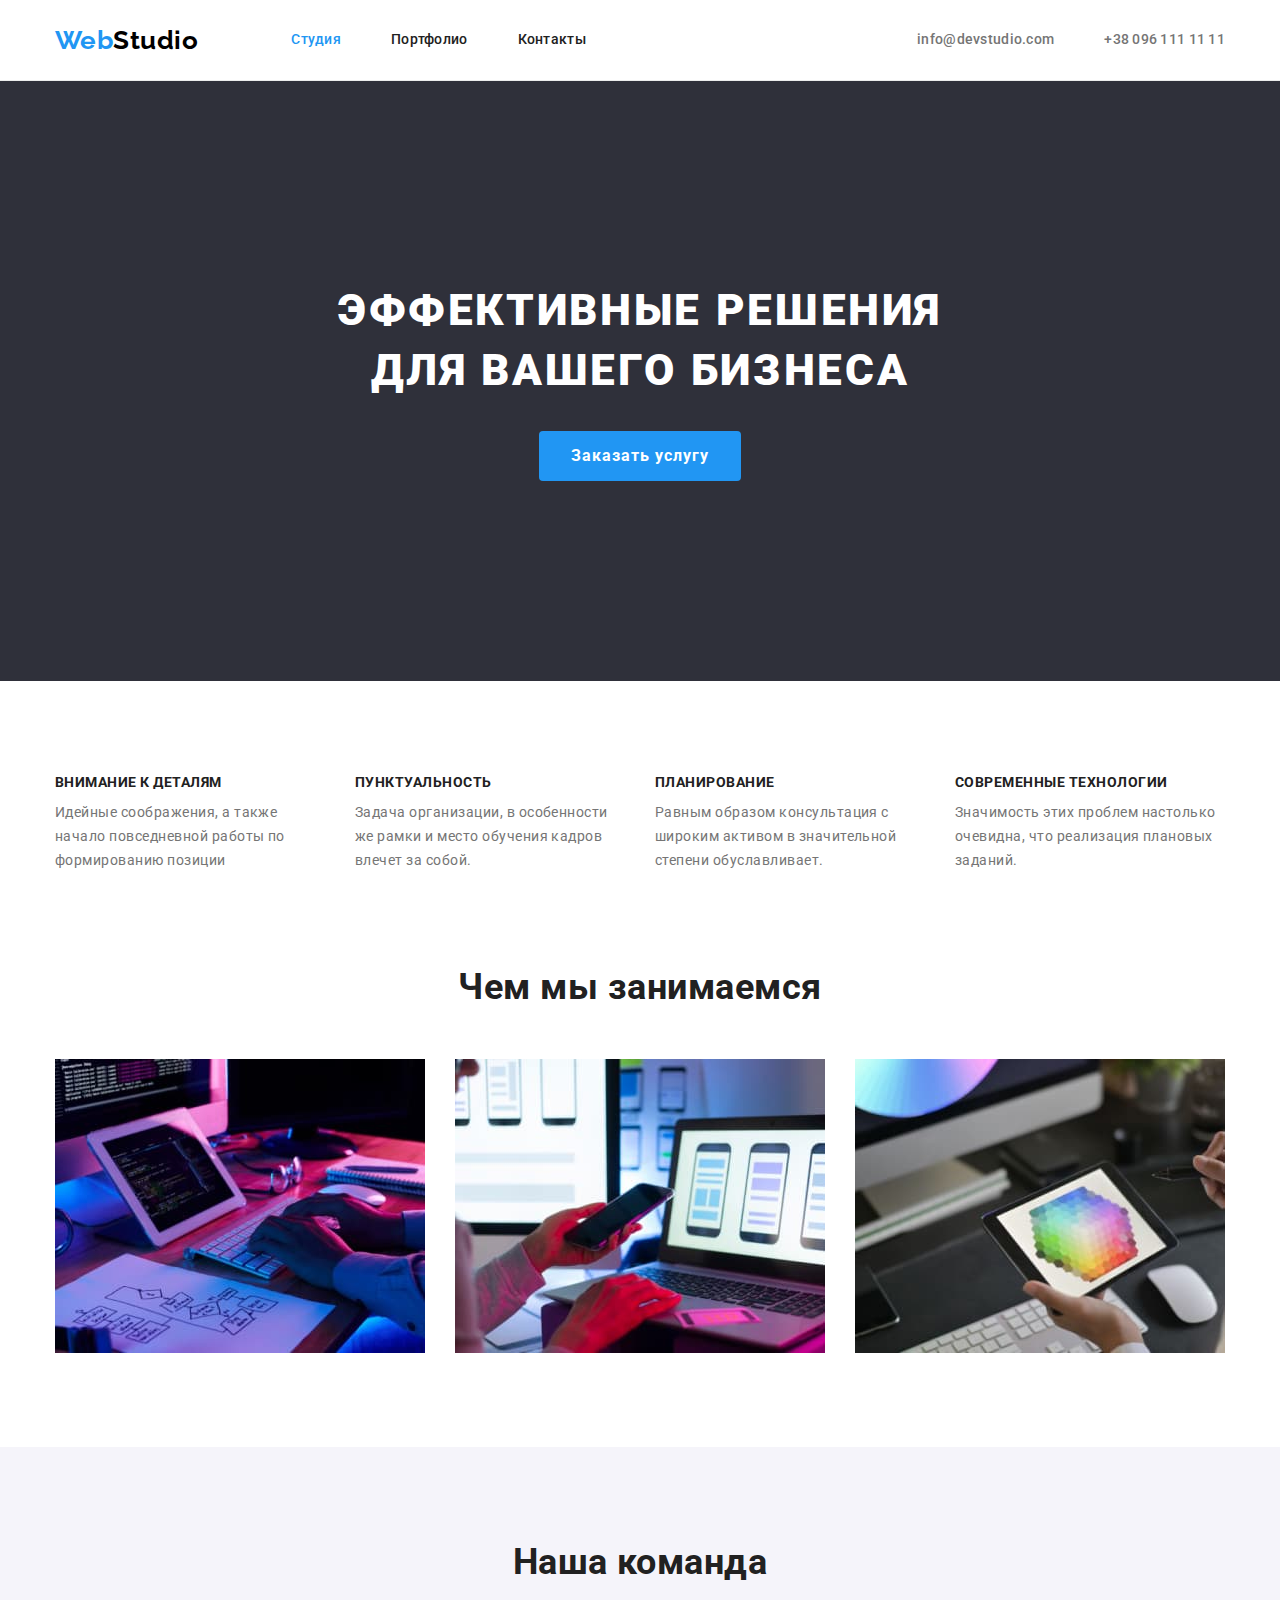
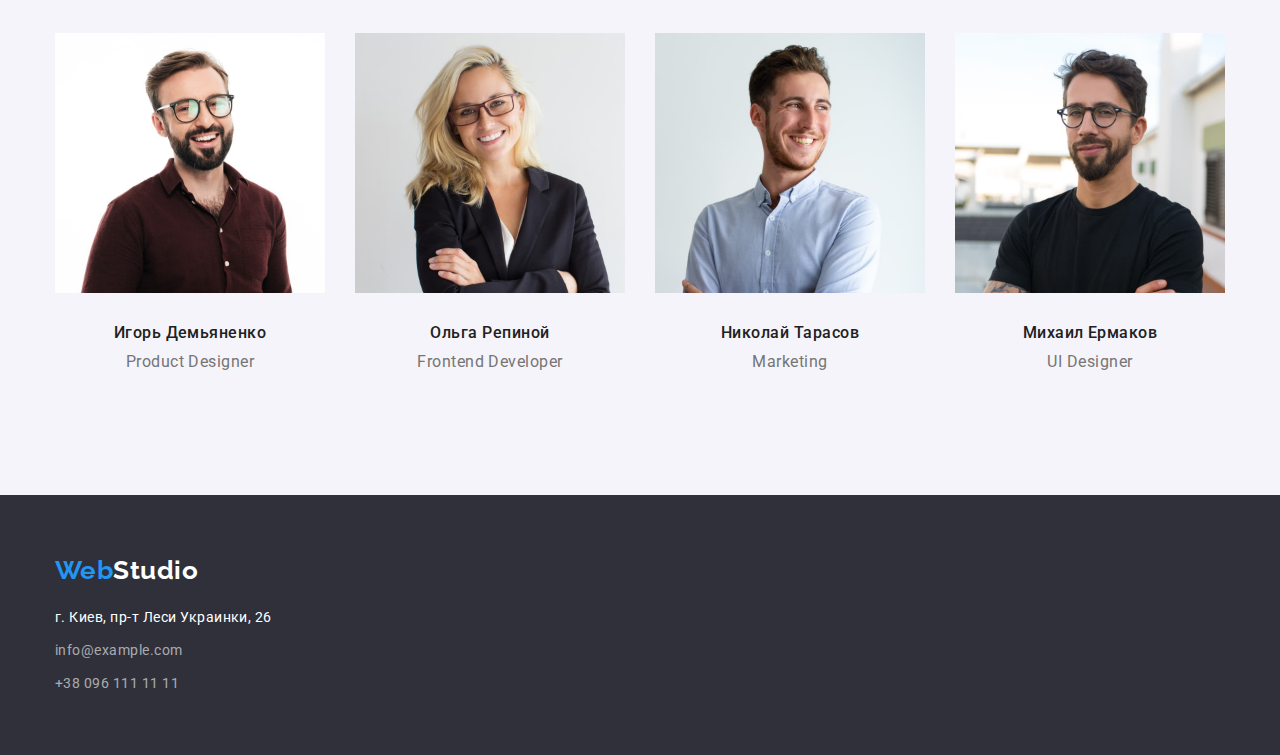
<file: index.html>
<!DOCTYPE html>
<html lang="ru">
<head>
    <meta charset="UTF-8">
    <meta http-equiv="X-UA-Compatible" content="IE=edge">
    <meta name="viewport" content="width=device-width, initial-scale=1.0">
    <link rel="preconnect" href="https://fonts.googleapis.com">
    <link rel="preconnect" href="https://fonts.gstatic.com" crossorigin>
    <link href="https://fonts.googleapis.com/css2?family=Raleway:wght@700&family=Roboto:wght@400;500;700;900&display=swap" rel="stylesheet">
    <link rel="stylesheet" href="https://cdnjs.cloudflare.com/ajax/libs/modern-normalize/1.1.0/modern-normalize.css">
    <link rel="stylesheet" href="./css/styles.css">
    <title>Студия</title>
</head>
<body>
    <header class="header-border">
        <div class="header container"> 
            <a href="./index.html" lang="en" class="header-logo"><span class="logo-designe">Web</span>Studio</a>
        <nav>
            <ul class="header-navigation">
                <li><a href="./index.html" class="header-nav-link link current">Студия</a></li>
                <li><a href="./portfolio.html" class="header-nav-link link">Портфолио</a></li>
                <li><a href="#" class="header-nav-link link">Контакты</a></li>
            </ul>
        </nav>
        <ul class="header-contacts">
            <li><a href="mailto:info@devstudio.com" class="header-contacts-link link">info@devstudio.com</a></li>
            <li><a href="tel:+380961111111" class="header-contacts-link link">+38 096 111 11 11</a></li>
        </ul>
        </div>
    </header>
    <main>
        <section class="call">
            <h1 class="call-title">Эффективные решения <br> для вашего бизнеса</h1>
            <button type="button" class="call-btn">Заказать услугу</button>
        </section>
        <section class="features section">
            <div class="container">
                <h2 class="visually-hidden">Особенности</h2>
            <ul class="features-list">
                <li class="features-item">
                    <h3 class="features-header">Внимание к деталям</h3>
                    <p class="features-description">Идейные соображения, а также начало повседневной работы по формированию позиции</p>
                </li>
                <li class="features-item">
                    <h3 class="features-header">Пунктуальность</h3>
                    <p class="features-description">Задача организации, в особенности же рамки и место обучения кадров влечет за собой.</p>
                </li>
                <li class="features-item">
                    <h3 class="features-header">Планирование</h3>
                    <p class="features-description">Равным образом консультация с широким активом в значительной степени обуславливает.</p>
                </li>
                <li class="features-item">
                    <h3 class="features-header">Современные технологии</h3>
                    <p class="features-description">Значимость этих проблем настолько очевидна, что реализация плановых заданий.</p>
                </li>
            </ul>
            </div>
        </section>
        <section class="occupation section">
            <div class="container">
                <h2 class="occupation-header">Чем мы занимаемся</h2>
            <ul class="occupation-list">
                <li><img src="./images/main/desctop.jpg" alt="создаем десктопные приложения" width="370" class="img"></li>
                <li><img src="./images/main/mobile.jpg" alt="создаем мобильные приложения" width="370" class="img"></li>
                <li><img src="./images/main/designe.jpg" alt="осуществляем дизайн приложений" width="370" class="img"></li>
            </ul>
            </div>
        </section>
        <section class="team section">
           <div class="container">
            <h2 class="team-header">Наша команда</h2>
            <ul class="team-list">
                <li>
                    <img src="./images/main/igor.jpg" alt="фото Игоря Демьяненко" width="270" class="img">
                    <div class="team-description">
                        <h3 class="team-name">Игорь Демьяненко</h3>
                        <p lang="en" class="team-position">Product Designer</p>
                    </div>
                </li>
                <li>
                    <img src="./images/main/olga.jpg" alt="фото Ольги Репина" width="270" class="img">
                    <div class="team-description">
                        <h3 class="team-name">Ольга Репиной</h3>
                        <p lang="en" class="team-position">Frontend Developer</p>
                    </div>
                </li>
                <li>
                    <img src="./images/main/nik.jpg" alt="фото Николая Тарасова" width="270" class="img">
                    <div class="team-description">
                        <h3 class="team-name">Николай Тарасов</h3>
                        <p lang="en" class="team-position">Marketing</p>
                    </div>
                </li>
                <li>
                    <img src="./images/main/mike.jpg" alt="фото Михаила Ермакова" width="270" class="img">
                    <div class="team-description">
                        <h3 class="team-name">Михаил Ермаков</h3>
                        <p lang="en" class="team-position">UI Designer</p>
                    </div>
                </li>
            </ul>
           </div>
        </section>
    </main>
    <footer class="footer">
        <div class="container">
            <a href="#" lang="en" class="footer-logo"><span class="logo-designe">Web</span>Studio</a>
            <address>
                <p class="footer-adress">г. Киев, пр-т Леси Украинки, 26</p>
                <a href="mailto:info@example.com" class="link footer-contacts">info@example.com</a>
                <a href="tel:+380961111111" class="link footer-contacts">+38 096 111 11 11</a>
            </address>
        </div>
    </footer>
    
</body>
</html>
</file>
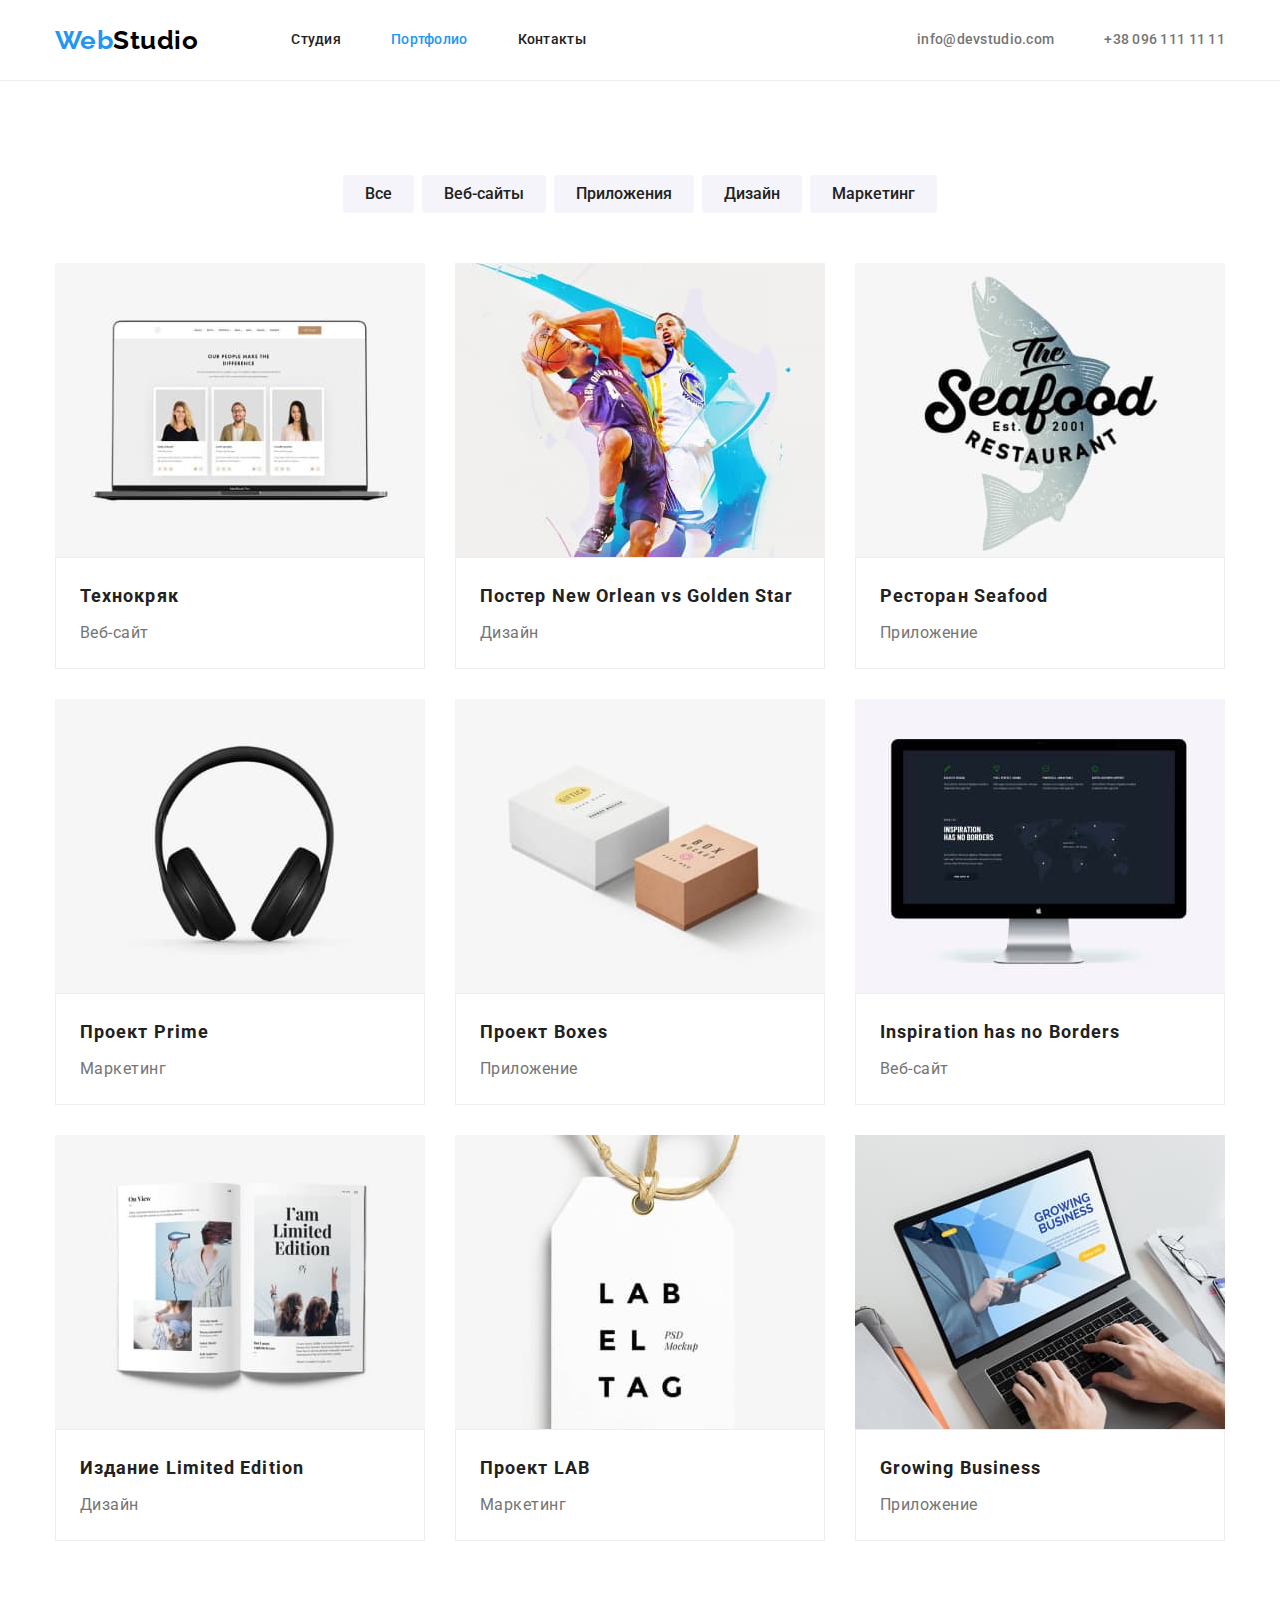
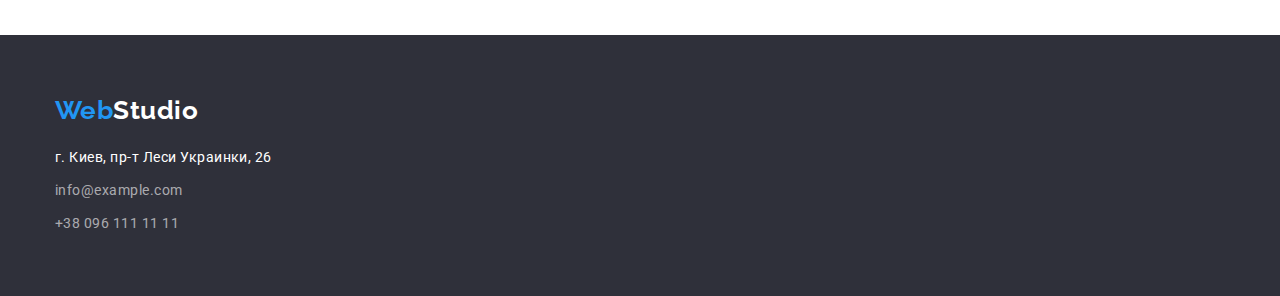
<file: portfolio.html>
<!DOCTYPE html>
<html lang="ru">
<head>
    <meta charset="UTF-8">
    <meta http-equiv="X-UA-Compatible" content="IE=edge">
    <meta name="viewport" content="width=device-width, initial-scale=1.0">
    <link rel="preconnect" href="https://fonts.googleapis.com">
    <link rel="preconnect" href="https://fonts.gstatic.com" crossorigin>
    <link href="https://fonts.googleapis.com/css2?family=Raleway:wght@700&family=Roboto:wght@400;500;700;900&display=swap" rel="stylesheet">
    <link rel="stylesheet" href="https://cdnjs.cloudflare.com/ajax/libs/modern-normalize/1.1.0/modern-normalize.css">
    <link rel="stylesheet" href="./css/styles.css">
    <title>Студия</title>
</head>
<body>
    <header class="header-border">
        <div class="header container"> 
            <a href="./index.html" lang="en" class="header-logo"><span class="logo-designe">Web</span>Studio</a>
        <nav>
            <ul class="header-navigation">
                <li><a href="./index.html" class="header-nav-link link">Студия</a></li>
                <li><a href="./portfolio.html" class="header-nav-link link current">Портфолио</a></li>
                <li><a href="#" class="header-nav-link link">Контакты</a></li>
            </ul>
        </nav>
        <ul class="header-contacts">
            <li><a href="mailto:info@devstudio.com" class="header-contacts-link link">info@devstudio.com</a></li>
            <li><a href="tel:+380961111111" class="header-contacts-link link">+38 096 111 11 11</a></li>
        </ul>
        </div>
    </header>
    <main>
        <section class="portfolio section">
            <div class="container">
                <ul class="portfolio-buttons">
                    <li><button type="button" class="portfolio-btn">Все</button></li>
                    <li><button type="button" class="portfolio-btn">Веб-сайты</button></li>
                    <li><button type="button" class="portfolio-btn">Приложения</button></li>
                    <li><button type="button" class="portfolio-btn">Дизайн</button></li>
                    <li><button type="button" class="portfolio-btn">Маркетинг</button></li>
                </ul>
                <ul class="portfolio-projects">
                    <li class="portfolio-item">
                        <img src="./images/portfolio/tehno.jpg" alt="фото с вебсайтом" width="370" class="img">
                        <div class="portfolio-specification">
                            <h3 class="project-header">Технокряк</h3>
                            <p class="portfolio-description">Веб-сайт</p>
                        </div>
                    </li>
                    <li class="portfolio-item">
                        <img src="./images/portfolio/poster.jpg" alt="фото дизайна постера" width="370" class="img">
                        <div class="portfolio-specification">
                            <h3 class="project-header">Постер New Orlean vs Golden Star</h3>
                            <p class="portfolio-description">Дизайн</p>
                        </div>
                    </li>
                    <li class="portfolio-item">
                        <img src="./images/portfolio/seafood.jpg" alt="фото дизайна ресторана" width="370" class="img">
                        <div class="portfolio-specification">
                            <h3 class="project-header">Ресторан Seafood</h3>
                            <p class="portfolio-description">Приложение</p>
                        </div>
                    </li>
                    <li class="portfolio-item">
                        <img src="./images/portfolio/speakers.jpg" alt="фото с наушниками" width="370" class="img">
                        <div class="portfolio-specification">
                            <h3 class="project-header">Проект Prime</h3>
                            <p class="portfolio-description">Маркетинг</p>
                        </div>
                    </li>
                    <li class="portfolio-item">
                        <img src="./images/portfolio/boxes.jpg" alt="фото проекта с коробками" width="370" class="img">
                        <div class="portfolio-specification">
                            <h3 class="project-header">Проект Boxes</h3>
                            <p class="portfolio-description">Приложение</p>
                        </div>
                    </li>
                    <li class="portfolio-item">
                        <img src="./images/portfolio/inspiration.jpg" alt="фото страницы вебсайта" width="370" class="img">
                        <div class="portfolio-specification">
                            <h3 class="project-header">Inspiration has no Borders</h3>
                            <p class="portfolio-description">Веб-сайт</p>
                        </div>
                    </li>
                    <li class="portfolio-item">
                        <img src="./images/portfolio/edition.jpg" alt="фото с журналом" width="370" class="img">
                        <div class="portfolio-specification">
                            <h3 class="project-header">Издание Limited Edition</h3>
                            <p class="portfolio-description">Дизайн</p>
                        </div>
                    </li>
                    <li class="portfolio-item">
                        <img src="./images/portfolio/lab.jpg" alt="фото дизайна брелка" width="370" class="img">
                        <div class="portfolio-specification">
                            <h3 class="project-header">Проект LAB</h3>
                            <p class="portfolio-description">Маркетинг</p>
                        </div>
                    </li>
                    <li class="portfolio-item">
                        <img src="./images/portfolio/business.jpg" alt="фото со страницей приложения" width="370" class="img">
                        <div class="portfolio-specification">
                            <h3 class="project-header">Growing Business</h3>
                            <p class="portfolio-description">Приложение</p>
                        </div>
                    </li>
                </ul>
            </div>
        </section>
    </main>
    <footer class="footer">
        <div class="container">
            <a href="#" lang="en" class="footer-logo"><span class="logo-designe">Web</span>Studio</a>
            <address>
                <p class="footer-adress">г. Киев, пр-т Леси Украинки, 26</p>
                <a href="mailto:info@example.com" class="link footer-contacts">info@example.com</a>
                <a href="tel:+380961111111" class="link footer-contacts">+38 096 111 11 11</a>
            </address>
        </div>
    </footer>
    
</body>
</html>
</file>
<file: css/styles.css>
:root {
    --theme-hover: #2196F3; 
    --theme-main: #757575;
    --theme-heading: #212121;
    --theme-logo: #000000;
    --theme-accent: #FFFFFF;
    --theme-bg-btn: #F5F4FA;
    --theme-contacts: rgba(255, 255, 255, 0.6);
    --theme-header-border: #ECECEC;
    --theme-portfolio-border: #EEEEEE;
}

body {
    font-family: 'Roboto', sans-serif;
    color: var(--theme-main);
    font-style: normal;
    letter-spacing: 0.03em;
}

h1,
h2,
h3,
p {
    margin: 0;
}

ul {
    list-style-type: none;
    margin: 0;
    padding: 0;
}

address {
    font-style: normal;
}

.link {
    color: inherit;
    text-decoration: none;
}

.img {
    display: block;
}

.container {
    width: 1200px;
    padding: 0 15px;
    margin: 0 auto;
}

.section {
    padding-top: 94px;
    padding-bottom: 94px;
}

/* header */
.header {
    display: flex;
    align-items: center;
}

.header-border {
    border-bottom: 1px solid var(--theme-header-border);
}

.header-logo {
    margin-right: 93px;

    color: var(--theme-logo);
    text-decoration: none;
    font-family: 'Raleway', sans-serif;
    font-weight: 700;
    font-size: 26px;
    line-height: 1.19;
}

.logo-designe {
    color: var(--theme-hover);
}

.header-navigation, 
.header-contacts {
    display: flex;
    gap: 50px;
}

.header-contacts {
    margin-left: auto;
}

.header-nav-link, 
.header-contacts-link {
    display: inline-block;
    padding-top: 32px;
    padding-bottom: 32px;

    font-weight: 500;
    font-size: 14px;
    line-height: 1.14;
    letter-spacing: 0.02em;
}

.header-nav-link {
    color: var(--theme-heading);
}

.header-contacts-link {
    color: inherit;
}

.header-navigation .link.current {
    color: var(--theme-hover);
}

.header-contacts-link:hover,
.header-nav-link:hover,
.header-contacts-link:focus,
.header-nav-link:focus {
    color: var(--theme-hover);
    opacity: 1;
}

/* call */
.call {
    padding-top: 200px;
    padding-bottom: 200px;
    text-align: center;
    background-color: #2F303A;
}

.call-title {
    margin-bottom: 30px;

    font-weight: 900;
    font-size: 44px;
    line-height: 1.36;
    letter-spacing: 0.06em;
    text-transform: uppercase;
    color: var(--theme-accent);
}

.call-btn {
    border: 0;
    border-radius: 4px;
    padding: 10px 32px;

    cursor: pointer;
    font-family: 'Roboto', sans-serif;
    font-weight: 700;
    font-size: 16px;
    line-height: 1.88;
    letter-spacing: 0.06em;
    color: var(--theme-accent);
    background-color: var(--theme-hover);
}

/* features */
.features {
    padding-bottom: 0;
}

.visually-hidden {
    position: absolute;
    white-space: nowrap;
    width: 1px;
    height: 1px;
    overflow: hidden;
    border: 0;
    padding: 0;
    clip: rect(0 0 0 0);
    clip-path: inset(50%);
    margin: -1px;
  }

.features-list {
    display: flex;
    gap: 30px;
}

.features-item {
    width: 270px;
}

.features-header {
    margin-bottom: 10px;

    font-size: 14px;
    font-weight: 700;
    line-height: 1.14;
    text-transform: uppercase;
    color: var(--theme-heading);
}

.features-description {
    font-weight: 400;
    font-size: 14px;
    line-height: 1.71;
}

/* occupation */
.occupation-list {
    display: flex;
    gap: 30px;
}

.occupation-header, 
.team-header {
    margin-bottom: 50px;

    font-weight: 700;
    font-size: 36px;
    line-height: 1.17;
    text-align: center;
    color: var(--theme-heading);
}

/* team */
.team {
    background-color: var(--theme-bg-btn);
}

.team-list {
    display: flex;
    gap: 30px;
}

.team-description {
    margin-top: 30px;
    margin-bottom: 30px;
}

.team-name {
    margin-bottom: 10px;

    font-size: 16px;
    font-weight: 500;
    line-height: 1.19;
    text-align: center;
    color: var(--theme-heading);
}

.team-position {
    font-weight: 400;
    font-size: 16px;
    line-height: 1.19;
    text-align: center;
}

/* footer */
.footer {
    padding-top: 60px;
    padding-bottom: 60px;
    background-color: #2F303A;
}

.footer-logo {
    display: inline-block;
    margin-bottom: 20px;

    text-decoration: none;
    font-family: 'Raleway', sans-serif;
    font-weight: 700;
    font-size: 26px;
    line-height: 1.19;
    color: var(--theme-accent);
}

.footer-adress,
.footer-contacts {
    display: block;
    font-weight: 400;
    font-size: 14px;
    line-height: 1.71;
}

.footer-adress {
    color: var(--theme-accent);
}

.footer-contacts {
    color: var(--theme-contacts);
}

.footer-contacts {
    margin-top: 9px;
}

.footer-contacts:hover,
.footer-contacts:focus {
    color: var(--theme-hover);
    opacity: 1;
}

/* portfolio */

.portfolio-buttons {
    display: flex;
    gap: 8px;
    justify-content: center;
    margin-bottom: 50px;
}
.portfolio-btn {
    padding: 6px 22px;

    cursor: pointer;
    border: 0;
    border-radius: 4px;
    font-family: 'Roboto', sans-serif;
    font-weight: 500;
    font-size: 16px;
    line-height: 1.62;
    text-align: center;
    color: var(--theme-heading);
    background-color: var(--theme-bg-btn);
}

.portfolio-btn:hover {
    color: var(--theme-accent);
    background-color: var(--theme-hover);
}

.portfolio-projects {
    display: flex;
    flex-wrap: wrap;
    gap: 30px;
}

.portfolio-specification {
    padding-top: 20px;;
    padding-bottom: 20px;
    padding-right: 24px;
    padding-left: 24px;
    border: 1px solid var(--theme-portfolio-border);
}

.project-header {
    margin-bottom: 4px;

    font-weight: 700;
    font-size: 18px;
    line-height: 2;
    letter-spacing: 0.06em;
    color: var(--theme-heading);
}

.portfolio-description {
    font-weight: 400;
    font-size: 16px;
    line-height: 1.88;
}
</file>
